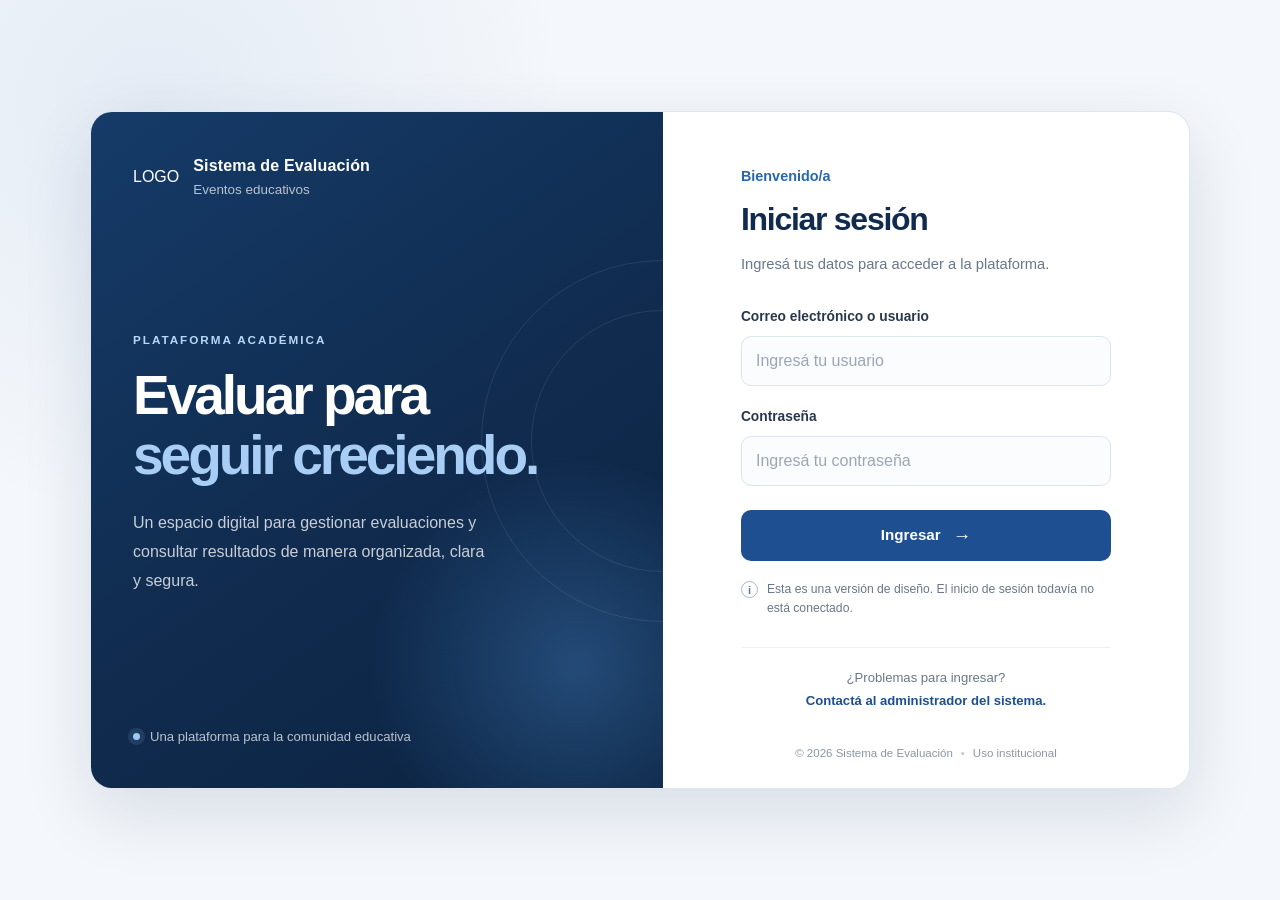
<file: HTML/index.html>
<!DOCTYPE html>
<html lang="es">
<head>
  <meta charset="UTF-8">
  <meta name="viewport" content="width=device-width, initial-scale=1.0">
  <meta name="description" content="Acceso al sistema de evaluación de eventos educativos.">
  <title>Acceso | Sistema de Evaluación</title>
  <link rel="stylesheet" href="css/css.css">
</head>
<body>
  <main class="pagina">
    <section class="panel-presentacion" aria-label="Presentación del sistema">
      <div class="marca">
        <!-- Reemplazá este bloque por el logo del colegio cuando lo tengas. -->
        <div class="logo-placeholder" aria-label="Espacio reservado para el logo del colegio">
          <span>LOGO</span>
        </div>
        <div class="marca-texto">
          <span class="marca-titulo">Sistema de Evaluación</span>
          <span class="marca-subtitulo">Eventos educativos</span>
        </div>
      </div>

      <div class="presentacion-contenido">
        <p class="etiqueta">PLATAFORMA ACADÉMICA</p>
        <h1>Evaluar para<br><span>seguir creciendo.</span></h1>
        <p class="presentacion-descripcion">
          Un espacio digital para gestionar evaluaciones y consultar resultados
          de manera organizada, clara y segura.
        </p>
      </div>

      <div class="presentacion-pie">
        <span class="punto-decorativo" aria-hidden="true"></span>
        <p>Una plataforma para la comunidad educativa</p>
      </div>
    </section>

    <section class="panel-login" aria-labelledby="titulo-login">
      <div class="login-contenido">
        <div class="login-encabezado">
          <p class="saludo">Bienvenido/a</p>
          <h2 id="titulo-login">Iniciar sesión</h2>
          <p>Ingresá tus datos para acceder a la plataforma.</p>
        </div>

        <!-- Maqueta visual: todavía no envía ni valida credenciales. -->
        <form class="formulario" action="#" method="post">
          <div class="campo">
            <label for="usuario">Correo electrónico o usuario</label>
            <input
              type="text"
              id="usuario"
              name="usuario"
              placeholder="Ingresá tu usuario"
              autocomplete="username"
              required
            >
          </div>

          <div class="campo">
            <label for="contrasena">Contraseña</label>
            <input
              type="password"
              id="contrasena"
              name="contrasena"
              placeholder="Ingresá tu contraseña"
              autocomplete="current-password"
              required
            >
          </div>

          <button class="boton-ingresar" type="button">
            Ingresar
            <span aria-hidden="true">→</span>
          </button>

          <p class="aviso-demo">
            <span class="icono-info" aria-hidden="true">i</span>
            Esta es una versión de diseño. El inicio de sesión todavía no está conectado.
          </p>
        </form>

        <div class="login-separador" aria-hidden="true"></div>

        <p class="ayuda">
          ¿Problemas para ingresar?
          <span>Contactá al administrador del sistema.</span>
        </p>
      </div>

      <footer class="pie-login">
        <span>© <span id="anio">2026</span> Sistema de Evaluación</span>
        <span class="pie-punto" aria-hidden="true">•</span>
        <span>Uso institucional</span>
      </footer>
    </section>
  </main>
</body>
</html>
</file>
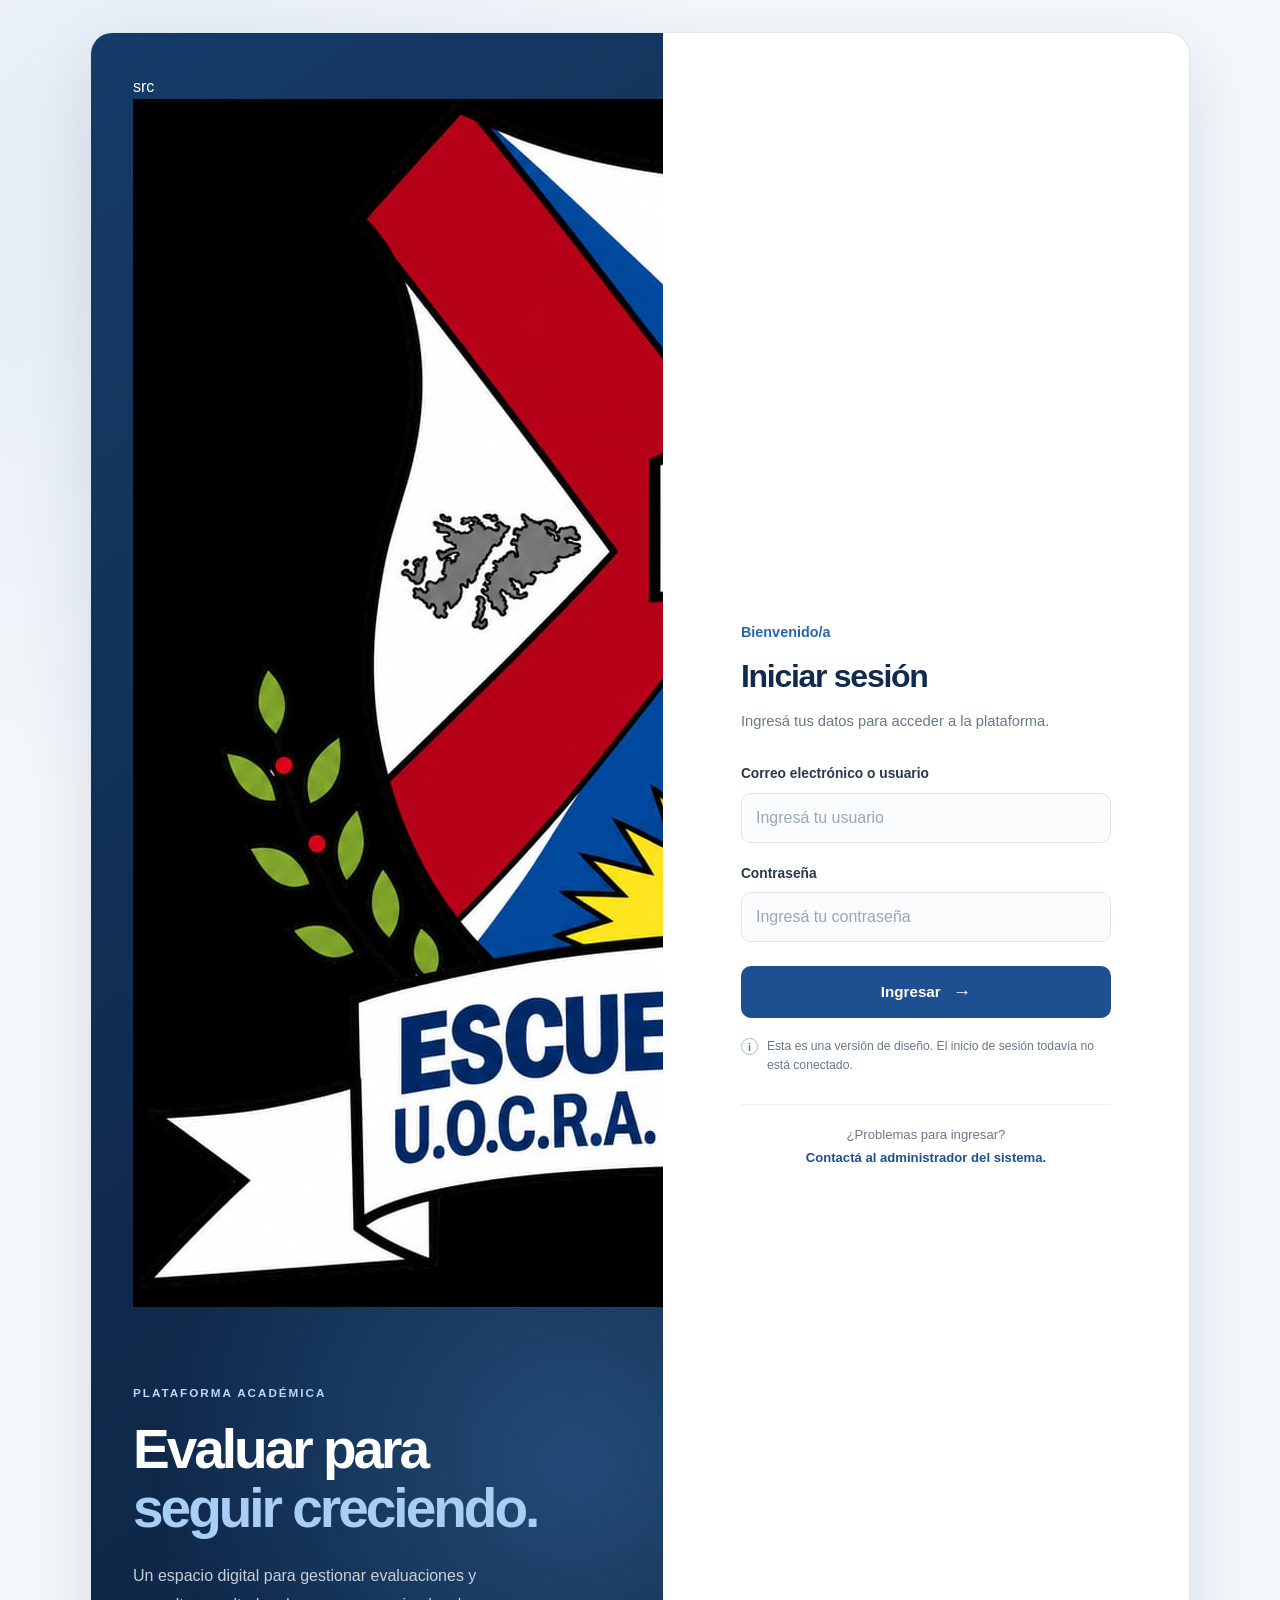
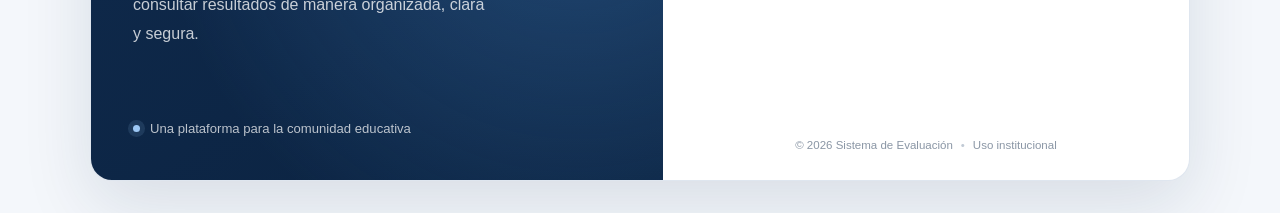
<file: HTML/pagina.html>
<!DOCTYPE html>
<html lang="es">
<head>
  <meta charset="UTF-8">
  <meta name="viewport" content="width=device-width, initial-scale=1.0">
  <meta name="description" content="Acceso al sistema de evaluación de eventos educativos.">
  <title>Acceso | Sistema de Evaluación</title>
  <link rel="stylesheet" href="css/css.css">
</head>
<body>
  <main class="pagina">
    <section class="panel-presentacion" aria-label="Presentación del sistema">
      <div class="marca">
        <!-- Reemplazá este bloque por el logo del colegio cuando lo tengas. -->
        <div class="logo-placeholder" aria-label="Espacio reservado para el logo del colegio">
          src
         <img src="logo.jpeg"alt="Logo">
        </div>
        <div class="marca-texto">
          <span class="marca-titulo">Sistema de Evaluación</span>
          <span class="marca-subtitulo">Eventos educativos</span>
        </div>
      </div>

      <div class="presentacion-contenido">
        <p class="etiqueta">PLATAFORMA ACADÉMICA</p>
        <h1>Evaluar para<br><span>seguir creciendo.</span></h1>
        <p class="presentacion-descripcion">
          Un espacio digital para gestionar evaluaciones y consultar resultados
          de manera organizada, clara y segura.
        </p>
      </div>

      <div class="presentacion-pie">
        <span class="punto-decorativo" aria-hidden="true"></span>
        <p>Una plataforma para la comunidad educativa</p>
      </div>
    </section>

    <section class="panel-login" aria-labelledby="titulo-login">
      <div class="login-contenido">
        <div class="login-encabezado">
          <p class="saludo">Bienvenido/a</p>
          <h2 id="titulo-login">Iniciar sesión</h2>
          <p>Ingresá tus datos para acceder a la plataforma.</p>
        </div>

        <!-- Maqueta visual: todavía no envía ni valida credenciales. -->
        <form class="formulario" action="#" method="post">
          <div class="campo">
            <label for="usuario">Correo electrónico o usuario</label>
            <input
              type="text"
              id="usuario"
              name="usuario"
              placeholder="Ingresá tu usuario"
              autocomplete="username"
              required
            >
          </div>

          <div class="campo">
            <label for="contrasena">Contraseña</label>
            <input
              type="password"
              id="contrasena"
              name="contrasena"
              placeholder="Ingresá tu contraseña"
              autocomplete="current-password"
              required
            >
          </div>

          <button class="boton-ingresar" type="button">
            Ingresar
            <span aria-hidden="true">→</span>
          </button>

          <p class="aviso-demo">
            <span class="icono-info" aria-hidden="true">i</span>
            Esta es una versión de diseño. El inicio de sesión todavía no está conectado.
          </p>
        </form>

        <div class="login-separador" aria-hidden="true"></div>

        <p class="ayuda">
          ¿Problemas para ingresar?
          <span>Contactá al administrador del sistema.</span>
        </p>
      </div>

      <footer class="pie-login">
        <span>© <span id="anio">2026</span> Sistema de Evaluación</span>
        <span class="pie-punto" aria-hidden="true">•</span>
        <span>Uso institucional</span>
      </footer>
    </section>
  </main>
</body>
</html>
</file>
<file: HTML/css/css.css>
:root {
  --azul-oscuro: #102b4e;
  --azul: #1d4f91;
  --azul-medio: #2866ad;
  --azul-claro: #eaf2fb;
  --fondo: #f4f7fb;
  --blanco: #ffffff;
  --texto: #1d2b3a;
  --texto-secundario: #687789;
  --borde: #dce4ee;
  --sombra: 0 24px 70px rgba(16, 43, 78, 0.12);
  --radio-grande: 22px;
  --radio: 10px;
}

* {
  box-sizing: border-box;
}

html {
  min-height: 100%;
}

body {
  min-height: 100vh;
  margin: 0;
  padding: 32px;
  display: flex;
  align-items: center;
  justify-content: center;
  background:
    radial-gradient(circle at 12% 12%, rgba(40, 102, 173, 0.08), transparent 30%),
    var(--fondo);
  color: var(--texto);
  font-family: "Segoe UI", Roboto, Helvetica, Arial, sans-serif;
  line-height: 1.5;
}

button,
input {
  font: inherit;
}

.pagina {
  width: min(1100px, 100%);
  min-height: 650px;
  display: grid;
  grid-template-columns: 1fr 0.92fr;
  overflow: hidden;
  background: var(--blanco);
  border: 1px solid rgba(220, 228, 238, 0.9);
  border-radius: var(--radio-grande);
  box-shadow: var(--sombra);
}

/* Panel de presentación */

.panel-presentacion {
  position: relative;
  display: flex;
  flex-direction: column;
  justify-content: space-between;
  min-width: 0;
  padding: 42px;
  overflow: hidden;
  color: var(--blanco);
  background:
    radial-gradient(circle at 85% 82%, rgba(77, 143, 211, 0.35), transparent 28%),
    linear-gradient(145deg, #153b68 0%, #102b4e 55%, #0b2341 100%);
}

.panel-presentacion::before,
.panel-presentacion::after {
  position: absolute;
  content: "";
  pointer-events: none;
  border: 1px solid rgba(255, 255, 255, 0.09);
  border-radius: 50%;
}

.panel-presentacion::before {
  width: 360px;
  height: 360px;
  right: -180px;
  top: 22%;
}

.panel-presentacion::after {
  width: 260px;
  height: 260px;
  right: -130px;
  top: calc(22% + 50px);
}

.marca,
.presentacion-contenido,
.presentacion-pie {
  position: relative;
  z-index: 1;
}

.marca {
  display: flex;
  align-items: center;
  gap: 14px;
}

.logo-UOCRA {
  width: 54px;
  height: 54px;
  flex: 0 0 54px;
  display: grid;
  place-items: center;
  border: 1px dashed rgba(255, 255, 255, 0.65);
  border-radius: 12px;
  background: rgba(255, 255, 255, 0.08);
  color: rgba(255, 255, 255, 0.9);
  font-size: 0.68rem;
  font-weight: 700;
  letter-spacing: 0.1em;
}

.marca-texto {
  display: flex;
  flex-direction: column;
  gap: 2px;
}

.marca-titulo {
  font-size: 1rem;
  font-weight: 700;
  letter-spacing: 0.01em;
}

.marca-subtitulo {
  color: rgba(255, 255, 255, 0.7);
  font-size: 0.84rem;
}

.presentacion-contenido {
  max-width: 430px;
  margin: 70px 0;
}

.etiqueta {
  margin: 0 0 18px;
  color: #b9d7f7;
  font-size: 0.73rem;
  font-weight: 700;
  letter-spacing: 0.17em;
}

.presentacion-contenido h1 {
  margin: 0;
  font-size: clamp(2.4rem, 4.3vw, 3.65rem);
  font-weight: 650;
  letter-spacing: -0.055em;
  line-height: 1.08;
}

.presentacion-contenido h1 span {
  color: #a9cef5;
}

.presentacion-descripcion {
  max-width: 360px;
  margin: 24px 0 0;
  color: rgba(255, 255, 255, 0.77);
  font-size: 1rem;
  line-height: 1.8;
}

.presentacion-pie {
  display: flex;
  align-items: center;
  gap: 10px;
  color: rgba(255, 255, 255, 0.72);
  font-size: 0.82rem;
}

.presentacion-pie p {
  margin: 0;
}

.punto-decorativo {
  width: 7px;
  height: 7px;
  flex: 0 0 7px;
  border-radius: 50%;
  background: #9dc8f5;
  box-shadow: 0 0 0 5px rgba(157, 200, 245, 0.12);
}

/* Panel de acceso */

.panel-login {
  display: flex;
  flex-direction: column;
  justify-content: space-between;
  min-width: 0;
  padding: 54px 48px 26px;
}

.login-contenido {
  width: 100%;
  max-width: 370px;
  margin: auto;
}

.login-encabezado {
  margin-bottom: 32px;
}

.saludo {
  margin: 0 0 8px;
  color: var(--azul-medio);
  font-size: 0.9rem;
  font-weight: 650;
}

.login-encabezado h2 {
  margin: 0;
  color: var(--azul-oscuro);
  font-size: 2rem;
  font-weight: 700;
  letter-spacing: -0.04em;
}

.login-encabezado > p:last-child {
  margin: 10px 0 0;
  color: var(--texto-secundario);
  font-size: 0.92rem;
}

.formulario {
  display: flex;
  flex-direction: column;
  gap: 21px;
}

.campo {
  display: flex;
  flex-direction: column;
  gap: 8px;
}

.campo label {
  color: #28384b;
  font-size: 0.86rem;
  font-weight: 650;
}

.campo input {
  width: 100%;
  min-height: 49px;
  padding: 12px 14px;
  border: 1px solid var(--borde);
  border-radius: var(--radio);
  outline: none;
  background: #fbfcfe;
  color: var(--texto);
  transition: border-color 160ms ease, box-shadow 160ms ease, background 160ms ease;
}

.campo input::placeholder {
  color: #9aa6b4;
}

.campo input:hover {
  border-color: #b8c8da;
}

.campo input:focus {
  border-color: var(--azul-medio);
  background: var(--blanco);
  box-shadow: 0 0 0 4px rgba(40, 102, 173, 0.12);
}

.boton-ingresar {
  min-height: 50px;
  display: flex;
  align-items: center;
  justify-content: center;
  gap: 12px;
  margin-top: 3px;
  padding: 12px 18px;
  border: 0;
  border-radius: var(--radio);
  background: var(--azul);
  color: var(--blanco);
  font-size: 0.95rem;
  font-weight: 700;
  cursor: pointer;
  transition: background 160ms ease, transform 160ms ease, box-shadow 160ms ease;
}

.boton-ingresar span {
  font-size: 1.15rem;
  transition: transform 160ms ease;
}

.boton-ingresar:hover {
  background: var(--azul-medio);
  box-shadow: 0 8px 18px rgba(29, 79, 145, 0.18);
}

.boton-ingresar:hover span {
  transform: translateX(3px);
}

.boton-ingresar:active {
  transform: translateY(1px);
}

.boton-ingresar:focus-visible {
  outline: 3px solid #8ab8eb;
  outline-offset: 3px;
}

.aviso-demo {
  display: flex;
  align-items: flex-start;
  gap: 9px;
  margin: -2px 0 0;
  color: var(--texto-secundario);
  font-size: 0.76rem;
  line-height: 1.55;
}

.icono-info {
  width: 17px;
  height: 17px;
  flex: 0 0 17px;
  display: inline-grid;
  place-items: center;
  margin-top: 1px;
  border: 1px solid #a6b7ca;
  border-radius: 50%;
  color: #62778e;
  font-size: 0.68rem;
  font-weight: 700;
}

.login-separador {
  height: 1px;
  margin: 29px 0 20px;
  background: #edf0f5;
}

.ayuda {
  margin: 0;
  color: var(--texto-secundario);
  font-size: 0.82rem;
  text-align: center;
}

.ayuda span {
  display: block;
  margin-top: 4px;
  color: var(--azul);
  font-weight: 600;
}

.pie-login {
  display: flex;
  flex-wrap: wrap;
  align-items: center;
  justify-content: center;
  gap: 8px;
  margin-top: 34px;
  color: #8a96a5;
  font-size: 0.72rem;
}

.pie-punto {
  color: #c1cad5;
}

/* Adaptación a pantallas medianas */

@media (max-width: 900px) {
  body {
    padding: 22px;
  }

  .pagina {
    max-width: 720px;
    grid-template-columns: 0.9fr 1fr;
    min-height: 610px;
  }

  .panel-presentacion {
    padding: 32px;
  }

  .presentacion-contenido {
    margin: 52px 0;
  }

  .presentacion-contenido h1 {
    font-size: clamp(2.1rem, 4.5vw, 3rem);
  }

  .panel-login {
    padding: 42px 30px 24px;
  }
}

/* Adaptación a móviles */

@media (max-width: 640px) {
  body {
    display: block;
    padding: 0;
    background: var(--blanco);
  }

  .pagina {
    width: 100%;
    min-height: 100vh;
    display: flex;
    flex-direction: column;
    border: 0;
    border-radius: 0;
    box-shadow: none;
  }

  .panel-presentacion {
    min-height: 225px;
    padding: 24px 25px 28px;
  }

  .logo-placeholder {
    width: 46px;
    height: 46px;
    flex-basis: 46px;
  }

  .presentacion-contenido {
    margin: 34px 0 8px;
  }

  .etiqueta {
    margin-bottom: 11px;
    font-size: 0.67rem;
  }

  .presentacion-contenido h1 {
    font-size: clamp(2rem, 8vw, 2.8rem);
  }

  .presentacion-descripcion {
    margin-top: 14px;
    font-size: 0.9rem;
    line-height: 1.65;
  }

  .presentacion-pie {
    margin-top: 24px;
    font-size: 0.75rem;
  }

  .panel-login {
    flex: 1;
    padding: 36px 25px 22px;
  }

  .login-contenido {
    max-width: 430px;
  }

  .login-encabezado {
    margin-bottom: 27px;
  }

  .login-encabezado h2 {
    font-size: 1.8rem;
  }

  .pie-login {
    margin-top: 40px;
  }
}

/* Accesibilidad: respeta la preferencia de movimiento reducido */

@media (prefers-reduced-motion: reduce) {
  *,
  *::before,
  *::after {
    scroll-behavior: auto !important;
    transition-duration: 0.01ms !important;
    animation-duration: 0.01ms !important;
    animation-iteration-count: 1 !important;
  }
}
</file>
